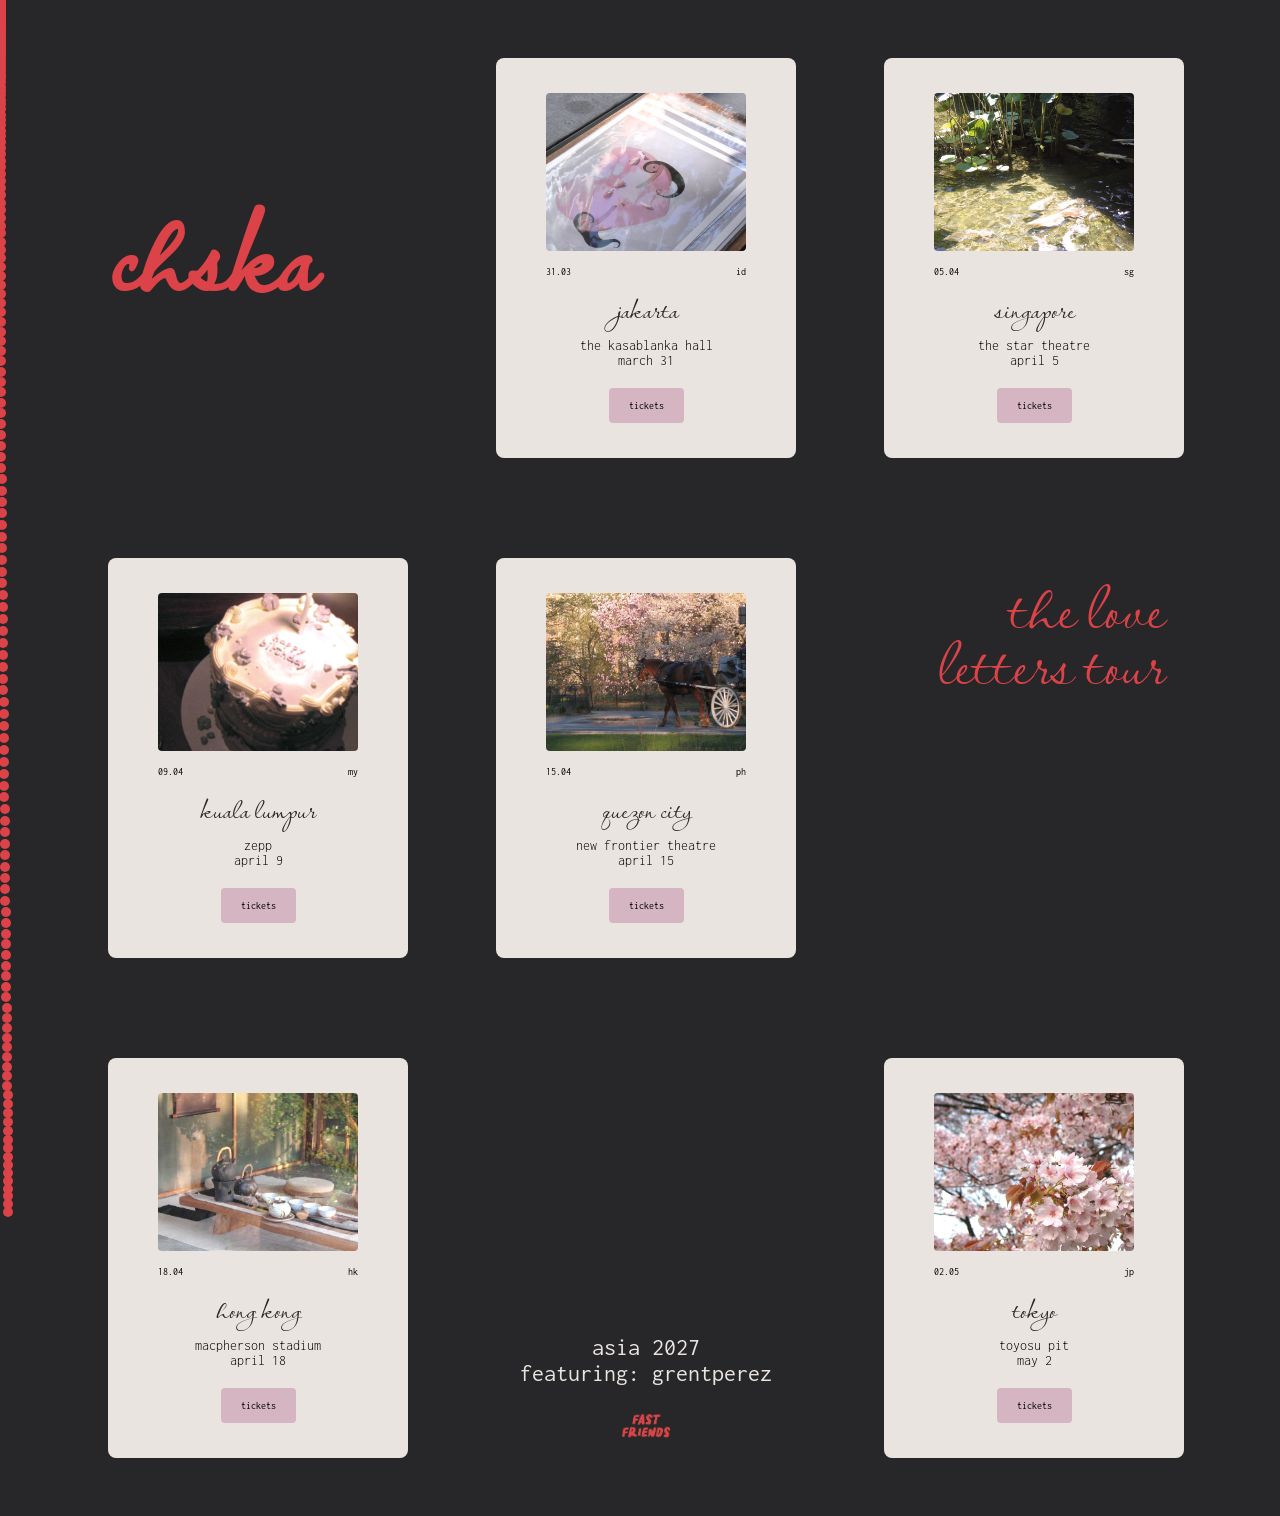
<file: index.html>
<!DOCTYPE html>
<head>
    <meta charset="utf-8">
    <meta name="viewport" content="width=device-width, initial-scale=1.0">
    <title>chska asia tour</title>
    <link rel=stylesheet href="main.css">
    <style>@import url('https://fonts.googleapis.com/css2?family=Lavishly+Yours&display=swap');</style>
    <style>@import url('https://fonts.googleapis.com/css2?family=Inconsolata:wght@200..900&display=swap');</style>
    <style>@import url('https://fonts.googleapis.com/css2?family=Long+Cang&display=swap');</style>
    <style>@import url('https://fonts.googleapis.com/css2?family=Yuji+Syuku&display=swap');</style>
</head>
<body>
    <div class="grid-container">
        <div>
            <h1>chska</h1>
        </div>
        <div class="card">
            <div class="card-image-container">
                <img src="card1.jpg">
            </div>
            <div class="card-content">
                <div class="card-row">
                    <span class="left-text"><h6>31.03</h6></span>
                    <span class="right-text"><h6>id</h6></span>
                </div>
                <div class="card-text-default">
                    <h2>jakarta</h2>
                    <h4>the kasablanka hall<br>march 31</h4>
                    <button class="btn">tickets</button>
                </div>
                <div class="card-text-hover">
                    <h2>djakarta</h2>
                    <h4>gedung kasablanka<br>maret 31</h4>
                    <button class="btn"><a href=https://open.spotify.com/artist/6d7pgUDWxX9NiHobwGg1NB>tiket</a></button>
                </div>
            </div>
        </div>
        <div class="card">
            <div class="card-image-container">
                <img src="card2.jpg">
            </div>
            <div class="card-content">
                <div class="card-row">
                    <span class="left-text"><h6>05.04</h6></span>
                    <span class="right-text"><h6>sg</h6></span>
                </div>
                <div class="card-text-default">
                    <h2>singapore</h2>
                    <h4>the star theatre<br>april 5</h4>
                    <button class="btn">tickets</button>
                </div>
                <div class="card-text-hover">
                    <h5>新加坡</h5>
                    <h4>星宇剧院<br>4月5日</h4>
                    <button class="btn"><a href=https://open.spotify.com/artist/6d7pgUDWxX9NiHobwGg1NB>门票</a></button>
                </div>
            </div>
        </div>
        <div class="card">
            <div class="card-image-container">
                <img src="card3.jpg">
            </div>
            <div class="card-content">
                <div class="card-row">
                    <span class="left-text"><h6>09.04</h6></span>
                    <span class="right-text"><h6>my</h6></span>
                </div>
                <div class="card-text-default">
                    <h2>kuala lumpur</h2>
                    <h4>zepp<br>april 9</h4>
                    <button class="btn">tickets</button>
                </div>
                <div class="card-text-hover">
                    <h2>kuala lumpur</h2>
                    <h4>zepp<br>9hb april</h4>
                    <button class="btn"><a href=https://open.spotify.com/artist/6d7pgUDWxX9NiHobwGg1NB>tiket</a></button>
                </div>
            </div>
        </div>
        <div class="card">
            <div class="card-image-container">
                <img src="card4.jpg">
            </div>
            <div class="card-content">
                <div class="card-row">
                    <span class="left-text"><h6>15.04</h6></span>
                    <span class="right-text"><h6>ph</h6></span>
                </div>
                <div class="card-text-default">
                    <h2>quezon city</h2>
                    <h4>new frontier theatre<br>april 15</h4>
                    <button class="btn">tickets</button>
                </div>
                <div class="card-text-hover">
                    <h2>lungsod quezon</h2>
                    <h4>teatro ng new frontier <br>ika-15 ng abril</h4>
                    <button class="btn"><a href=https://open.spotify.com/artist/6d7pgUDWxX9NiHobwGg1NB>tiket</a></button>
                </div>
            </div>
        </div>
        <div class="blank-card-middle">
            <p>the love letters tour</p>
        </div>
        <div class="card">
            <div class="card-image-container">
                <img src="card5.jpg">
            </div>
            <div class="card-content">
                <div class="card-row">
                    <span class="left-text"><h6>18.04</h6></span>
                    <span class="right-text"><h6>hk</h6></span>
                </div>
                <div class="card-text-default">
                    <h2>hong kong</h2>
                    <h4>macpherson stadium<br>april 18</h4>
                    <button class="btn">tickets</button>
                </div>
                <div class="card-text-hover">
                    <h5>香港</h5>
                    <h4>麥花臣場館<br>4月18日</h4>
                    <button class="btn"><a href=https://open.spotify.com/artist/6d7pgUDWxX9NiHobwGg1NB>門票</a></button>
                </div>
            </div>
        </div>
        <div class="blank-card">
            <h3>asia 2027<br>featuring: grentperez</h3>
            <br>
            <img src="fastfriends.png" width="50">
        </div>
        <div class="card">
            <div class="card-image-container">
                <img src="card6.jpg">
            </div>
            <div class="card-content">
                <div class="card-row">
                    <span class="left-text"><h6>02.05</h6></span>
                    <span class="right-text"><h6>jp</h6></span>
                </div>
                <div class="card-text-default">
                    <h2>tokyo</h2>
                    <h4>toyosu pit<br>may 2</h4>
                    <button class="btn">tickets</button>
                </div>
                <div class="card-text-hover">
                    <h5>东京</h5>
                    <h4>豊洲ピット<br>5月2日</h4>
                    <button class="btn"><a href=https://open.spotify.com/artist/6d7pgUDWxX9NiHobwGg1NB>チケット</a></button>
                </div>
            </div>
        </div>
    </div>
    <script>
        const dots = []
        const cursor = {
            x:0, 
            y:0, 
        };

        for(let i = 0; i < 305; i++){
            const dot = document.createElement("div")
            dot.className = "dot"
            document.body.appendChild(dot);
            dots.push(dot)
        }

        document.addEventListener("mousemove", 
        (e)=>{
            cursor.x = e.clientX;
            cursor.y = e.clientY;
        });

        function draw(){
            let x = cursor.x;
            let y = cursor.y;

            dots.forEach((dot, index)=>{
                const nextDot = dots [index + 1] || dots[0];

                dot.style.left = x + "px";
                dot.style.top = y + "px";

                x+=(nextDot.offsetLeft - dot.offsetLeft) * 0.1;
                y+=(nextDot.offsetTop - dot.offsetTop) * 0.1;
            });
        }

        setInterval(draw, 1);
    </script>
</body>
</file>
<file: main.css>
*{
    box-sizing: border-box;
}
body{
    background-color: rgb(39, 39, 41);
    font-family: "Inconsolata", monospace;
}
.grid-container{
    display: grid;
    grid-template-columns: repeat(auto-fit, minmax(250px, 1fr));
    gap: 100px;
    padding: 50px 100px 50px 100px;
}
.card{
    background-color: rgb(233, 228, 224);
    height: 400px;
    width: 300px;
    border-radius: 8px;
    display: flex;
    flex-direction: column;
    align-items: center;
    justify-content: center;
    padding: 20px;
    transition: all 0.8s cubic-bezier(0.15, 0.83, 0.66, 1);
}
.card:hover{
    transform: scale(1.05);
}
.card-content:has(> .card-text-default) {
    display: grid;
    grid-template-columns: minmax(0, 1fr);
    grid-template-rows: auto minmax(0, 1fr);
}
.card-content:has(> .card-text-default) > .card-row {
    grid-area: 1 / 1;
}
.card-text-default, .card-text-hover {
    grid-area: 2 / 1;
    display: flex;
    flex-direction: column;
    align-items: center;
    padding-top: 20px;
    transition: opacity 0.3s ease;
}
.card-text-hover{
    opacity: 0;
    pointer-events: none;
}
.card:hover .card-text-default {
    opacity: 0;
    pointer-events: none;
}
.card:hover .card-text-hover {
    opacity: 1;
    pointer-events: auto;
}
h1{
    color: rgb(220, 67, 72);
    font-family: "Lavishly Yours", cursive;
    font-size: 120px;
    margin-bottom: -100px;
    padding-top: 20px;
}
h2{
    font-family: "Lavishly Yours", cursive;
    font-size: 30px;
    font-weight: 400;
    text-align: center;
    color: rgb(41, 39, 39);
    font-weight: normal;
    margin: -5px;
}
h3{
    color: rgb(233, 228, 224);
    font-weight: 400;
    font-size: 24px;
    margin-top: 120px;
    margin-bottom: 10px;
}
h4{
    text-align: center;
    font-weight: 300;
    font-size: 14px;
    margin-top: 10px;
    margin-bottom: 20px;
}
h5{
    font-family: "Long Cang", cursive;
    font-size: 30px;
    font-weight: 400;
    text-align: center;
    color: rgb(41, 39, 39);
    font-weight: normal;
    margin: -5px;
}
.lavishly-yours-regular{
  font-family: "Lavishly Yours", cursive;
  font-weight: 400;
  font-style: normal;
}
.long-cang-regular {
  font-family: "Long Cang", cursive;
  font-weight: 400;
  font-style: normal;
}
.inconsolata{
  font-family: "Inconsolata", monospace;
  font-optical-sizing: auto;
  font-weight: 200;
  font-style: normal;
  font-variation-settings:
    "wdth" 100;
}
.yuji-syuku-regular {
  font-family: "Yuji Syuku", serif;
  font-weight: 400;
  font-style: normal;
}
button{
    align-items: center;
    display: inline-block;
    padding: 12px 20px;
    margin-bottom: 15px;
    cursor: pointer;
    background-color: rgb(213, 181, 193);
    color: rgb(0, 0, 0);
    border: none;
    border-radius: 4px;
    font-family: "Inconsolata", monospace;
    font-size: 10px;
    font-weight: 400;
}
button:hover{
    background-color: rgb(220, 67, 72);
    color: rgb(233, 228, 224);
}
.card-image-container{
    width: 200px;
    height: 200px;
    border-radius: 4px;
    overflow: hidden;
    margin-bottom: 15px;
    margin-top: 15px;
}
.card-image-container img {
    width: 100%;
    height: 100%;
    object-fit: cover; 
    object-position: center;
}
.card-content {
    display: flex;
    flex-direction: column;
    flex-grow: 1; 
    text-align: center; 
    width: 100%;
}
.card-content .btn {
    margin-top: auto; 
    align-self: center;
}
h6{
    text-align: right;
    font-size: 10px;
    margin-top: 0px;
    font-weight: 400;
}
p{
    color: rgb(220, 67, 72);
    font-family: "Lavishly Yours", cursive;
    font-size: 70px;
    margin-bottom: -200px;
    line-height: 0.8;
}
.card-row {
    display: flex;
    justify-content: space-between;
    align-items: center;
    width: 100%;
    margin-bottom: -10px;
    gap: 12px;
}
.left-text {
    flex-shrink: 1;
    min-width: 0;
    margin-left: 30px;
    margin-bottom: -20px;
}
.right-text {
    flex-shrink: 0;
    text-align: right;
    margin-right: 30px;
    margin-bottom: -20px;
}
.dot{
    width: 10px;
    height: 10px;
    background-color: rgb(220, 67, 72);
    position: fixed;
    border-radius: 50%;
    pointer-events: none;
    transform: translate(-50%, -50%);
}
body,
body * {
    cursor: none;
}
.blank-card{
    background-color: rgb(39, 39, 41);
    height: 400px;
    width: 300px;
    border-radius: 8px;
    display: flex;
    flex-direction: column;
    align-items: center;
    justify-content: flex-end;
    padding: 20px;
    text-align: center;
}
.blank-card-middle{
    background-color: rgb(39, 39, 41);
    height: 400px;
    width: 300px;
    border-radius: 8px;
    display: flex;
    flex-direction: column;
    align-items: flex-end;
    justify-content: flex-start;
    padding: 20px;
    text-align: right;
}
.blank-card-middle p{
    margin: 0;
}
@media (max-width: 600px) {
    .grid-container {
        grid-template-columns: minmax(0, 1fr);
        gap: 32px;
        justify-items: center;
        padding: 32px 16px;
    }

    .grid-container > div:first-child {
        width: 100%;
        text-align: center;
    }

    h1 {
        font-size: clamp(72px, 20vw, 110px);
        margin-bottom: 0;
        padding-top: 0;
    }

    .card {
        width: min(300px, 100%);
    }

    .blank-card,
    .blank-card-middle {
        height: clamp(100px, 25vw, 160px);
        width: min(300px, 100%);
    }

    .blank-card h3 {
        margin: 0;
    }
}
a{
    color: inherit;
    text-decoration: none;
}
</file>
